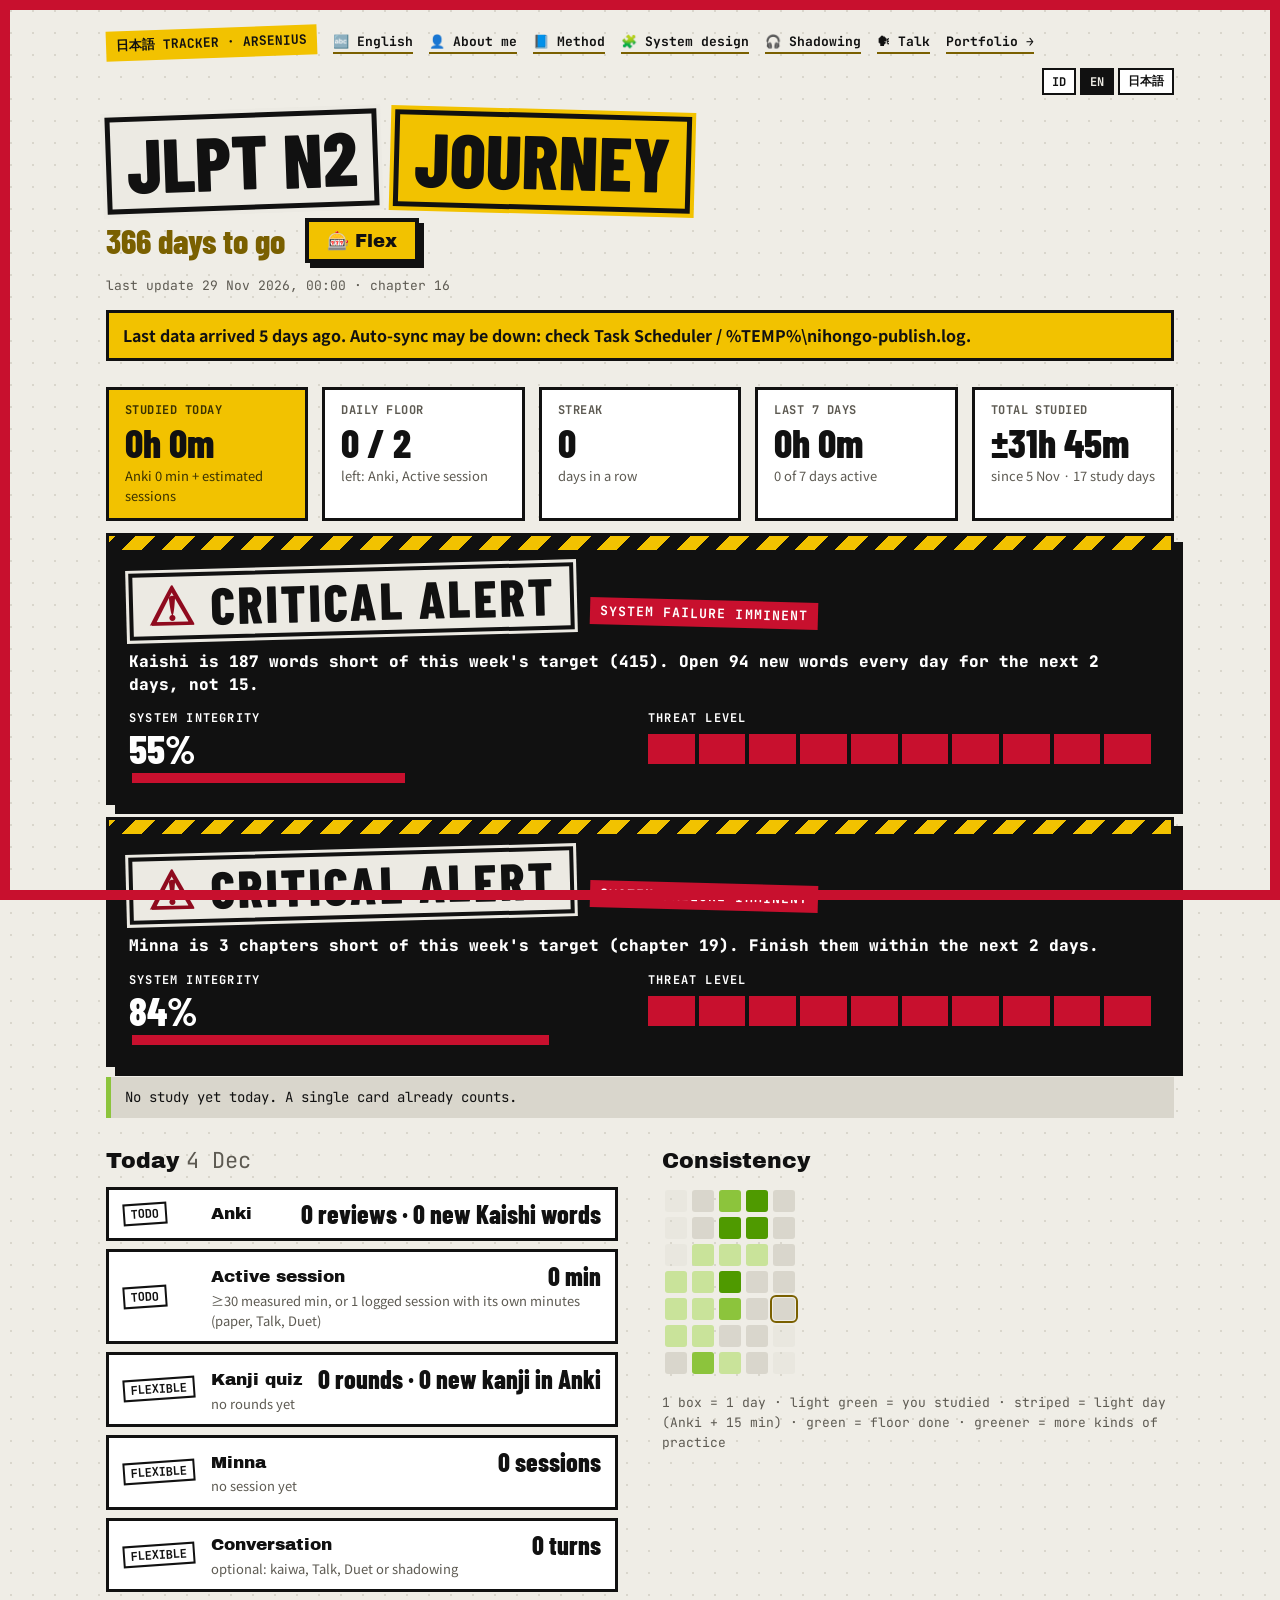
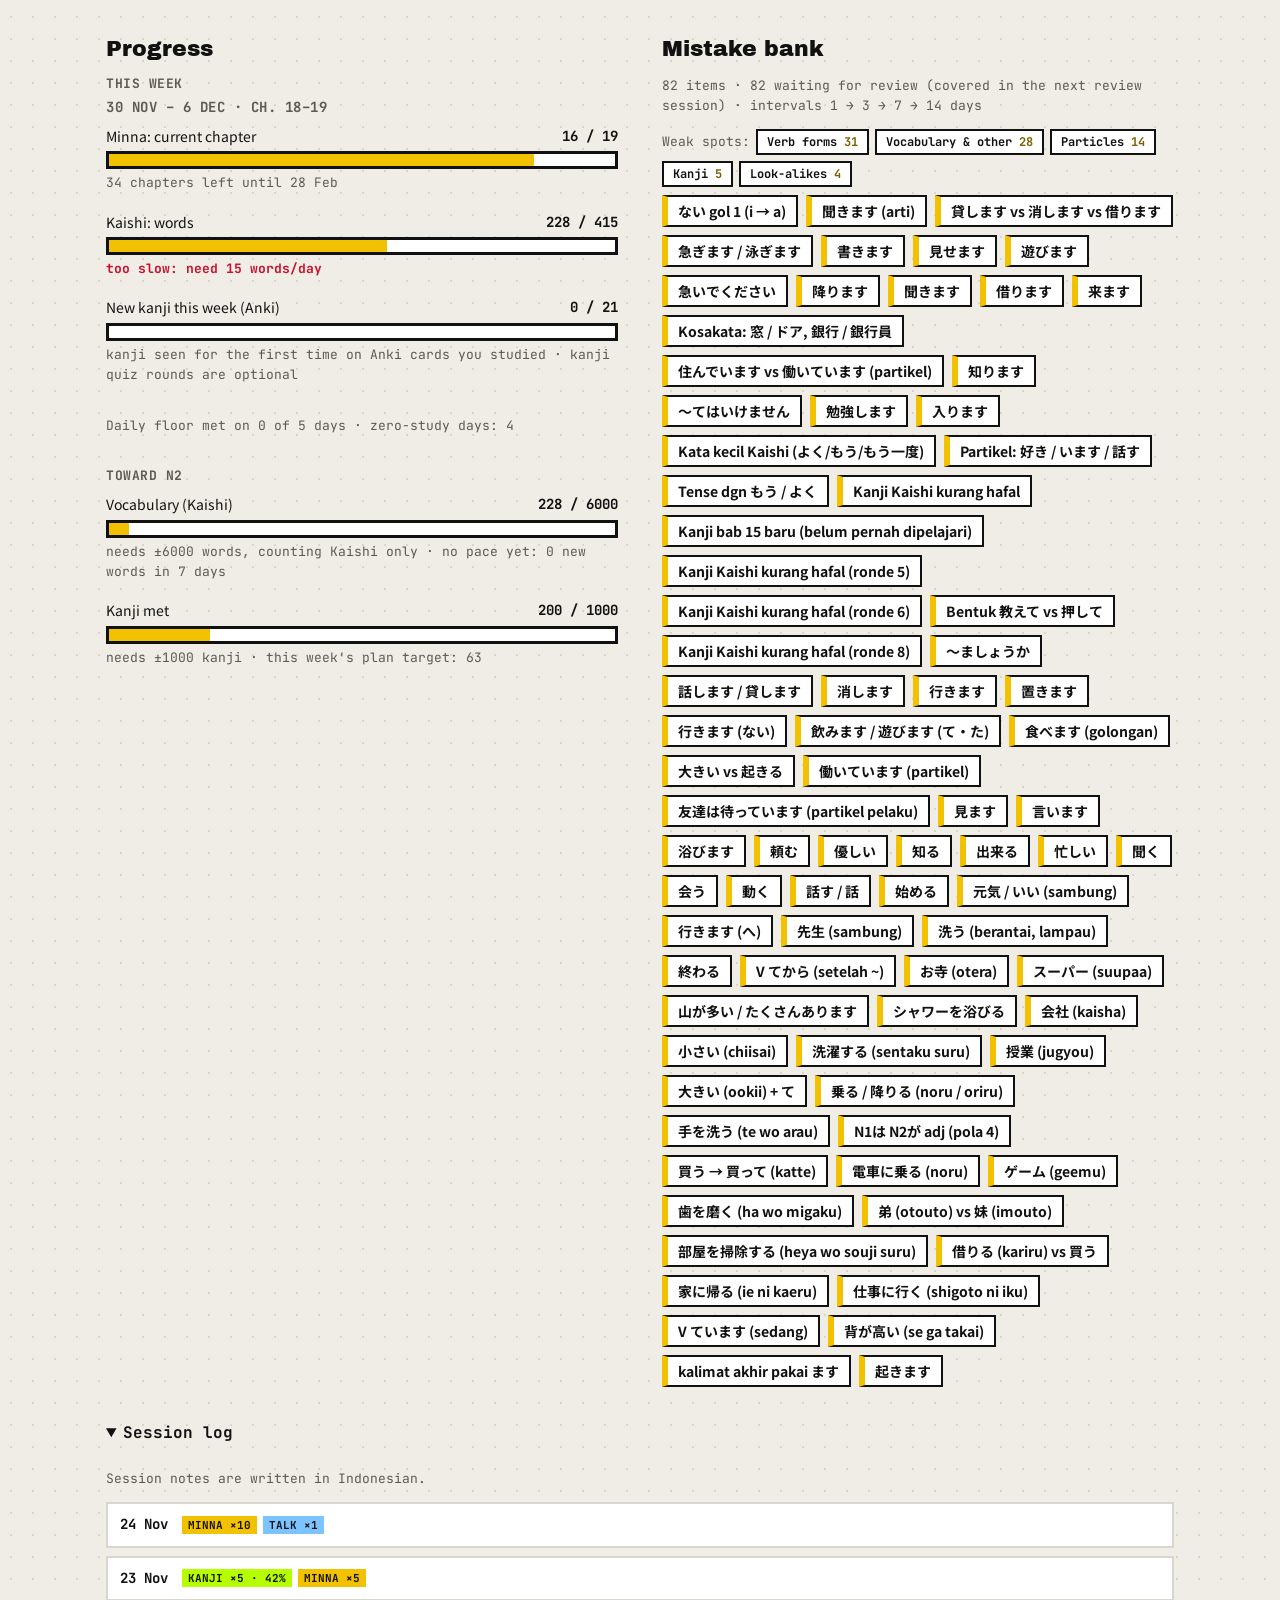
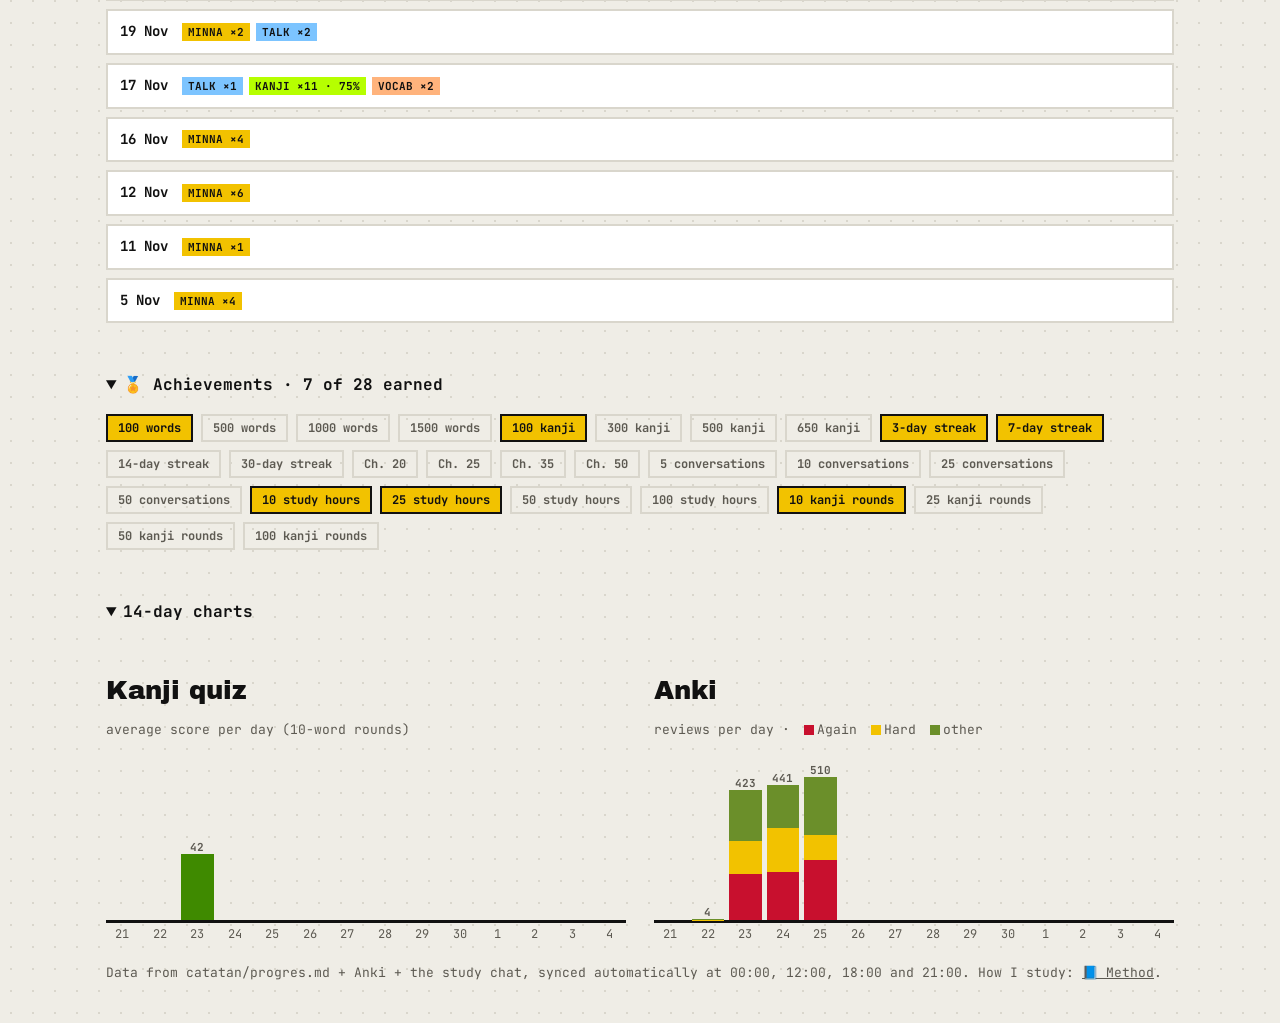
<file: index.html>
<!doctype html>
<html lang="id">
<head>
<meta charset="utf-8">
<meta name="viewport" content="width=device-width, initial-scale=1">
<title>日本語 Tracker · Arsenius</title>
<meta name="robots" content="noindex">
<meta name="theme-color" content="#17181c">
<link rel="manifest" href="manifest.webmanifest">
<link rel="apple-touch-icon" href="assets/img/icon-180.png">
<link rel="icon" href="data:image/svg+xml,<svg xmlns='http://www.w3.org/2000/svg' viewBox='0 0 32 32'><rect width='32' height='32' fill='%23F2C200'/><text x='16' y='24' font-size='20' text-anchor='middle' font-family='sans-serif' font-weight='900'>日</text></svg>">
<link rel="preconnect" href="https://fonts.googleapis.com">
<link rel="preconnect" href="https://fonts.gstatic.com" crossorigin>
<link href="https://fonts.googleapis.com/css2?family=Archivo+Black&family=Barlow+Condensed:wght@800&family=JetBrains+Mono:wght@400;700&family=Noto+Sans+JP:wght@400;700&display=swap" rel="stylesheet">
<link rel="stylesheet" href="assets/css/styles.css?v=d84e2744">
</head>
<body>
<header class="top">
  <nav class="nav mono"><span class="tag">日本語 TRACKER · ARSENIUS</span><a href="english.html" data-i="nav.english"></a><a href="about.html" data-i="nav.about"></a><a href="metode.html" data-i="nav.method"></a><a href="system.html" data-nav="system" data-i="nav.system"></a><a href="shadow.html" data-nav="shadow" data-i="nav.shadow"></a><a href="talk.html" data-nav="talk" data-i="nav.talk"></a><a href="https://arsenius-portfolio.vercel.app" target="_blank" rel="noopener" data-i="nav.portfolio"></a><span class="lang" id="lang"></span></nav>
  <h1><span class="plate" id="n3a">JLPT N2</span><span class="plate plate-y" id="n3b"></span></h1>
  <div class="hero-row"><p class="n3left" id="n3left"></p><button type="button" class="gacha" id="flexOpen" data-i="fx.open"></button></div>
  <p class="mono muted small" id="updated"></p>
  <div id="banner"></div>
</header>

<dialog class="fx-dlg" id="flexDlg">
  <div class="fx-head"><h2 data-i="h.flex"></h2><button type="button" class="x" id="flexClose" data-i="fx.close"></button></div>
  <p class="mono muted small" data-i="fx.desc"></p>
  <div class="flex">
    <div class="fx-stage"><canvas id="flexCanvas" width="1080" height="1920" aria-label="Story image preview"></canvas><div class="fx-cover" id="flexCover"><div class="cbar">CONSOLE<span>×</span></div><div class="cl"><p class="cmd">&gt; press GACHA_</p></div></div><span class="fx-rar mono" id="flexRar" aria-live="polite"></span></div>
    <div class="fx-ctrl">
      <div class="btns"><button type="button" class="gacha" id="flexStats" data-i="fx.stats"></button><button type="button" id="flexWeek" data-i="fx.week"></button><button type="button" id="flexStatus" data-i="fx.status"></button><button type="button" id="flexDash" data-i="fx.dash"></button><button type="button" id="flexTheme" data-i="fx.theme"></button></div>
      <button type="button" class="gacha" id="flexPull" data-i="fx.pull"></button>
      <p class="mono small muted" id="flexInfo"></p>
      <div class="fx-q"><label hidden><input type="checkbox" id="flexPhoto"> <span data-i="fx.photo"></span></label></div>
      <div class="fx-q"><label><input type="checkbox" id="flexQ" checked> <span data-i="fx.quote"></span></label><select id="flexQTag" aria-label="Quote"></select><button type="button" id="flexQNew" data-i="fx.quoteNew"></button></div>
      <div class="btns"><button type="button" id="flexShare" disabled data-i="fx.share"></button><button type="button" id="flexSave" disabled data-i="fx.save"></button></div>
    </div>
  </div>
</dialog>

<main>
  <button type="button" class="gacha" id="backToday" hidden data-i="view.back"></button>
  <div class="sum">
    <div class="tile hi"><span class="lb" id="sumLabel" data-i="sum.today"></span><b id="sumHours"></b><small id="sumHoursSub"></small></div>
    <div class="tile"><span class="lb" data-i="sum.missions"></span><b id="sumMissions"></b><small id="sumMissionsSub"></small></div>
    <div class="tile"><span class="lb" data-i="sum.streak"></span><b id="sumStreak"></b><small data-i="streak.days"></small></div>
    <div class="tile"><span class="lb" data-i="sum.week"></span><b id="sumWeek"></b><small id="sumWeekSub"></small></div>
    <div class="tile"><span class="lb" data-i="sum.total"></span><b id="sumTotal"></b><small id="sumTotalSub"></small></div>
  </div>
  <div id="alerts"></div>
  <p class="praise mono" id="praise"></p>

  <div class="dash">
    <section>
      <h2><span id="todayH" data-i="h.today"></span> <span class="mono muted" id="todayLabel"></span></h2>
      <div class="wajib" id="wajib"></div>
    </section>

    <section>
      <h2 data-i="h.consistency"></h2>
      <div class="heat" id="heat"></div>
      <p class="mono muted small" data-i="heat.legend"></p>
    </section>

    <section>
      <h2 data-i="h.progress"></h2>
      <h3 class="sub3"><span data-i="h.week"></span> <span class="mono muted" id="weekLabel"></span></h3>
      <div class="bars" id="week"></div>
      <h3 class="sub3" data-i="h.n3"></h3>
      <div class="bars" id="n3bars"></div>
    </section>

    <section>
      <h2 data-i="h.mistakes"></h2>
      <p class="mono muted small" id="mistakeSum"></p>
      <div class="weak" id="weak"></div>
      <div class="mistakes" id="mistakes"></div>
    </section>
  </div>

  <details class="charts" id="logBox" open><summary class="mono" data-i="h.log"></summary><p class="mono muted small" id="logNote"></p><div class="log" id="log"></div></details>

  <details class="charts" id="badges" open></details>

  <details class="charts" open><summary class="mono" data-i="charts"></summary>
    <section class="two">
      <div><h2 data-i="h.kanji"></h2><p class="mono muted small" data-i="kanji.sub"></p><div class="chart" id="kanjiChart"></div></div>
      <div><h2>Anki</h2><p class="mono muted small"><span data-i="anki.sub"></span> <i class="sw again"></i>Again <i class="sw hard"></i>Hard <i class="sw good"></i><span data-i="other"></span></p><div class="chart" id="ankiChart"></div></div>
    </section>
  </details>
</main>
<footer class="mono muted small"><span data-i="footer"></span> <a href="metode.html" data-i="nav.method"></a>.</footer>
<p class="tip mono small" id="tip" hidden></p>
<script src="assets/js/i18n.js?v=21baa262"></script>
<script src="assets/js/flex.js?v=6287a2b8"></script>
<script src="assets/js/app.js?v=0453181f"></script>
<script src="assets/js/pwa.js?v=f07ddea9"></script>
</body>
</html>
</file>
<file: assets/css/styles.css>
:root{--bg:#17181c;--card:#202227;--ink:#ECEAE3;--muted:#A9A69D;--line:#ECEAE3;--k:#111;--y:#F2C200;--lime:#B6FF00;--r:#FF5A5F;--dot:#2c2d33;
  --hi:#F2C200;--ok:#B6FF00;--h1:#5b6b1f;--h2:#87a812;--h3:#a6dc06;--h4:#B6FF00;color-scheme:dark}
@media (prefers-color-scheme:light){:root{--bg:#EFEDE6;--card:#fff;--ink:#111;--muted:#5d5a52;--line:#111;--dot:#d9d6cc;--r:#C8102E;
  --hi:#7a6000;--ok:#3f8a00;--h1:#c9e39a;--h2:#8cc43c;--h3:#4f9a00;--h4:#2f6b00;color-scheme:light}}
*{box-sizing:border-box}
body{margin:0;background:var(--bg) radial-gradient(var(--dot) 1.5px,transparent 1.5px) 0 0/22px 22px;color:var(--ink);font:16px/1.55 'Noto Sans JP',system-ui,sans-serif}
a{color:inherit}
.mono{font-family:'JetBrains Mono',monospace}.muted{color:var(--muted)}.small{font-size:13px}
main,.top,footer{width:min(100%,max(75vw,1100px),2200px);margin:0 auto;padding:0 16px}  /* 3/4 of the screen, never narrower than 1100px, capped on ultra-wide */
.top{padding-top:28px}
.nav{display:flex;flex-wrap:wrap;align-items:center;gap:10px 16px;font-size:13px;font-weight:700}
.nav a{text-decoration:none;border-bottom:2px solid var(--hi)}
.lang{display:flex;gap:4px;margin-left:auto}
.lang button{font:700 12px 'JetBrains Mono',monospace;background:var(--card);color:var(--ink);border:2px solid var(--line);padding:3px 8px;cursor:pointer}
.lang button[aria-pressed=true]{background:var(--ink);color:var(--bg)}
.tag{display:inline-block;background:var(--y);color:var(--k);font-weight:700;font-size:13px;padding:5px 10px;transform:rotate(-2deg)}
h1{margin:18px 0 8px;display:flex;flex-wrap:wrap;gap:12px 16px}
.plate{display:inline-block;font:800 clamp(36px,8vw,76px)/1 'Barlow Condensed',sans-serif;padding:4px 16px 7px;background:#ECEAE3;color:var(--k);border:5px solid var(--k);box-shadow:0 0 0 4px #ECEAE3;transform:rotate(-2deg)}
.plate-y{background:var(--y);box-shadow:0 0 0 4px var(--y);transform:rotate(1.5deg)}
h2{font:400 26px/1.2 'Archivo Black',sans-serif;margin:0 0 14px}
section{margin:40px 0}
.goals{display:flex;flex-wrap:wrap;gap:8px;margin-top:10px;font-size:13px}
.goals span{background:var(--card);border:2px solid var(--line);padding:3px 9px}.goals b{color:var(--hi)}
.banner{margin:14px 0 0;padding:10px 14px;background:var(--y);color:var(--k);font-weight:700;border:3px solid var(--k)}.banner.bad{background:var(--r);color:#fff}
.wajib{display:grid;gap:8px}
.w{background:var(--card);border:3px solid var(--line);padding:10px 14px;display:grid;grid-template-columns:76px minmax(0,1fr) auto;grid-template-areas:"st h n" "st p p";align-items:center;gap:0 12px}
@media (max-width:600px){.w{grid-template-columns:76px minmax(0,1fr);grid-template-areas:"st h" "st n" "st p"}}
.w.done{background:var(--lime);color:var(--k);border-color:var(--lime)}
.w h3{grid-area:h;margin:0;font:400 17px 'Archivo Black',sans-serif}
.w .n{grid-area:n;font:800 26px/1.1 'Barlow Condensed',sans-serif}
.w .st{grid-area:st;justify-self:start;font:700 12px 'JetBrains Mono',monospace;border:2px solid currentColor;padding:1px 6px;transform:rotate(-4deg)}
.w .st.seal{border:0;padding:0;width:54px;height:56px;margin:-6px 0;transform:rotate(-8deg);animation:stamp .35s cubic-bezier(.3,1.6,.5,1) both}
.seal svg{display:block;width:100%;height:100%;overflow:visible}
@keyframes stamp{from{transform:rotate(-8deg) scale(1.7);opacity:0}to{transform:rotate(-8deg) scale(1);opacity:1}}
@media (prefers-reduced-motion:reduce){.w .st.seal{animation:none}}
.w p{grid-area:p;margin:0;font-size:13px;color:var(--muted)}.w.done p{color:#2a3a00}
.heat{display:grid;grid-auto-flow:column;grid-template-rows:repeat(7,22px);grid-auto-columns:22px;gap:5px;overflow-x:auto;padding:3px 3px 6px}
.heat i{border-radius:3px;background:var(--dot)}
.heat i[data-n="1"]{background:var(--h1)}.heat i[data-n="2"]{background:var(--h2)}.heat i[data-n="3"]{background:var(--h3)}.heat i[data-n="4"]{background:var(--h4)}
.praise{margin:10px 0 0;padding:10px 14px;border-left:5px solid var(--h2);background:var(--dot);font-size:14px}.praise:empty{display:none}
.heat i.today{outline:2px solid var(--hi);outline-offset:1px}.heat i{cursor:pointer}.heat i.sel{outline:2px solid var(--ink);outline-offset:1px}
#backToday{margin-top:18px}
.bars{display:grid;gap:18px}
.bar .lbl{display:flex;justify-content:space-between;gap:10px;font-size:14px}
.bar .lbl b{font-family:'JetBrains Mono',monospace}
.bar .track{height:18px;border:3px solid var(--line);background:var(--card);margin-top:4px}
.bar .fill{height:100%;background:var(--y)}.bar.ok .fill{background:var(--ok)}
.bar p{margin:4px 0 0}.on{color:var(--ok);font-weight:700}.late{color:var(--r);font-weight:700}
details{margin-top:14px}summary{cursor:pointer}
table{border-collapse:collapse;width:100%;margin-top:8px}
td,th{padding:5px 8px;border-bottom:1px solid var(--dot);text-align:left}tr.cur td{color:var(--hi);font-weight:700}
.two{display:grid;grid-template-columns:1fr 1fr;gap:28px}
.chart{display:flex;align-items:flex-end;gap:5px;height:170px;border-bottom:3px solid var(--line);padding-top:10px}
.chart .col{flex:1;display:flex;flex-direction:column;justify-content:flex-end;height:100%;min-width:0;max-width:60px;position:relative}
.chart .col span{display:block}
.chart .col em{position:absolute;bottom:-22px;left:50%;transform:translateX(-50%);font:400 12px 'JetBrains Mono',monospace;color:var(--muted);font-style:normal;white-space:nowrap}
.chart .col b{font:700 11px 'JetBrains Mono',monospace;text-align:center;color:var(--muted)}
.chart + *{margin-top:26px}
.sw{display:inline-block;width:10px;height:10px;margin:0 3px 0 6px;vertical-align:-1px}
.again{background:var(--r)}.hard{background:var(--y)}.good{background:#6b8f2a}.kj{background:var(--ok)}
.mcs{display:flex;flex-wrap:wrap;gap:8px}
.mc{font:700 14px 'Noto Sans JP',sans-serif;background:var(--card);color:var(--ink);border:2px solid var(--line);border-left:6px solid var(--y);padding:4px 10px;cursor:pointer}
.mc.later{border-left-color:var(--dot);opacity:.8}.mc[aria-pressed=true]{background:var(--ink);color:var(--bg)}
.mdet{flex-basis:100%;margin:4px 0;background:var(--card);border:3px solid var(--line);padding:10px 14px}.mdet p{margin:6px 0 0;font-size:14px}
.m{background:var(--card);border:3px solid var(--line);border-left-width:10px;padding:10px 14px}
.m.due{border-left-color:var(--y)}.m.later{opacity:.75}
.m summary{display:flex;justify-content:space-between;gap:10px;font-weight:700;list-style:none}
.m summary::-webkit-details-marker{display:none}
.m summary small{font:400 12px 'JetBrains Mono',monospace;color:var(--muted);white-space:nowrap}
.m p{margin:6px 0 0;font-size:14px}.m p b{font-family:'JetBrains Mono',monospace;font-size:12px}
.log{display:grid;gap:8px}
.day{margin:0;background:var(--card);border:2px solid var(--dot)}
.day summary{display:flex;flex-wrap:wrap;align-items:center;gap:8px 14px;padding:10px 12px;font-size:14px;font-weight:700}
.day[open] summary{border-bottom:2px solid var(--dot)}
.chips{display:flex;flex-wrap:wrap;gap:6px}
.k{font:700 11px 'JetBrains Mono',monospace;text-transform:uppercase;padding:2px 6px;color:var(--k);background:var(--dot)}
.s{display:grid;grid-template-columns:6px 1fr;gap:10px;padding:8px 12px;font-size:14px}
.s+.s{border-top:1px solid var(--dot)}
.s .k{padding:0;align-self:stretch}
.s{cursor:pointer}.s p{display:-webkit-box;-webkit-line-clamp:1;-webkit-box-orient:vertical;overflow:hidden}.s.full p{display:block}
.k.kanji{background:var(--lime)}.k.minna{background:var(--y)}.k.kaiwa{background:#7cc4ff}.k.kosakata{background:#ffb37c}.k.bonus{background:#d9b8ff}
.s .sc{font:700 13px 'JetBrains Mono',monospace}
.s p{margin:2px 0 0;color:var(--muted);font-size:13px}
.months{display:grid;grid-template-columns:repeat(auto-fit,minmax(180px,1fr));gap:12px}
.mo{background:var(--card);border:3px solid var(--line);padding:12px}.mo b{font:800 28px/1 'Barlow Condensed',sans-serif;display:block}
footer{padding-bottom:40px}
.tip{position:fixed;left:50%;bottom:16px;transform:translateX(-50%);margin:0;background:var(--ink);color:var(--bg);padding:8px 14px;max-width:calc(100% - 32px);z-index:5}
/* flex */
.flex{display:flex;flex-wrap:wrap;gap:24px;align-items:flex-start}
.fx-stage{position:relative;width:min(300px,100%);perspective:900px}
#flexCanvas{display:block;width:100%;height:auto;border:3px solid var(--line)}
.fx-cover{position:absolute;inset:0;display:flex;flex-direction:column;background:#1e1e1e;border:3px solid var(--line);font:400 12px/1.5 'JetBrains Mono',monospace;color:#e6e6e6;text-align:left}
.cbar{display:flex;justify-content:space-between;background:#2c2c2c;padding:5px 9px;font:700 13px 'JetBrains Mono',monospace;letter-spacing:.12em;color:#fff}.cbar span{color:#999}
.cl{flex:1;overflow:auto;padding:8px 9px}.cl p{margin:0 0 3px;word-break:break-word}
.cl .cmd{color:#bdbdbd}.cl .dim{color:#e8d44d}.cl .spin{color:#e8d44d}.cl .res{font-weight:700;font-size:15px;margin-top:6px}
.fx-rar{position:absolute;top:-12px;left:-10px;padding:3px 10px;font-weight:700;font-size:13px;transform:rotate(-4deg);color:#111}
.fx-rar[data-r=common]{background:#cfcfcf}.fx-rar[data-r=rare]{background:#7cc4ff}.fx-rar[data-r=epic]{background:#d9b8ff}.fx-rar[data-r=legendary]{background:linear-gradient(90deg,#FFE7A3,#E8B931,#FFE7A3)}
.fx-ctrl{flex:1;min-width:240px}
.gacha{font:400 26px 'Archivo Black',sans-serif;background:var(--y);color:var(--k);border:4px solid var(--k);box-shadow:5px 5px 0 var(--line);padding:12px 24px;cursor:pointer}
.gacha:active{transform:translate(3px,3px);box-shadow:2px 2px 0 var(--line)}
.fx-q{display:flex;flex-wrap:wrap;align-items:center;gap:8px 14px;margin-top:14px;font:700 13px 'JetBrains Mono',monospace}
.fx-q[hidden]{display:none}.fx-q select{font:inherit;background:var(--card);color:var(--ink);border:3px solid var(--line);padding:5px 6px;max-width:100%}
.weak{display:flex;flex-wrap:wrap;align-items:center;gap:6px;margin:8px 0}.weak .wc{font:700 12px 'JetBrains Mono',monospace;border:2px solid var(--line);background:var(--card);padding:3px 9px}.weak .wc b{color:var(--hi)}
.bgs{display:flex;flex-wrap:wrap;gap:8px;margin:6px 0 10px}.bg{font:700 12px 'JetBrains Mono',monospace;border:2px solid var(--dot);color:var(--muted);padding:4px 10px}
.bg.on{background:var(--y);color:var(--k);border-color:var(--k)}.fx-q label{display:flex;gap:6px;align-items:center;cursor:pointer}
.fx-q button{font:inherit;background:var(--card);color:var(--ink);border:3px solid var(--line);padding:6px 10px;cursor:pointer}.fx-q button:disabled{opacity:.45;cursor:default}
.btns{display:flex;flex-wrap:wrap;gap:8px;margin-top:14px}
.btns button{font:700 13px 'JetBrains Mono',monospace;background:var(--card);color:var(--ink);border:3px solid var(--line);padding:8px 12px;cursor:pointer}
.btns button:disabled{opacity:.45;cursor:default}
@media (max-width:700px){.two{grid-template-columns:1fr}}
/* about + metode pages */
.info{max-width:760px;margin:0 auto;padding:10px 16px 60px}
.info h1{display:block;font:400 34px/1.15 'Archivo Black','Noto Sans JP',sans-serif;margin:8px 0 18px;padding-bottom:10px;border-bottom:4px solid var(--line)}
.info h2{font-size:22px;margin:28px 0 10px}
.facts{display:grid;gap:0;margin:18px 0;border:3px solid var(--line);background:var(--card)}
.facts div{display:grid;grid-template-columns:40% 1fr;gap:10px;padding:8px 12px;border-top:1px solid var(--dot)}.facts div:first-child{border-top:0}
.facts dt{color:var(--muted);font-size:14px}.facts dd{margin:0;font-weight:700}
.wt{border:3px solid var(--line);background:var(--card);margin:10px 0 18px}.wt th{background:var(--ink);color:var(--bg);font-size:13px}.wt td{font-size:14px;vertical-align:top}
.cta{display:inline-block;background:var(--y);color:var(--k);font-weight:700;text-decoration:none;padding:10px 16px;border:3px solid var(--k);box-shadow:4px 4px 0 var(--line)}
.nav a[aria-current]{background:var(--y);color:var(--k)}
@media (max-width:600px){.info h1{font-size:26px}}
/* simplified header + flex popup */
.hero-row{display:flex;flex-wrap:wrap;align-items:center;gap:12px 20px;margin:6px 0 4px}
.n3left{margin:0;font:800 34px/1 'Barlow Condensed',sans-serif;color:var(--hi)}
.hero-row .gacha{font-size:18px;padding:8px 18px}
.fx-dlg{width:min(760px,calc(100% - 24px));max-height:calc(100% - 24px);background:var(--bg);color:var(--ink);border:4px solid var(--line);padding:16px 18px}
.fx-dlg::backdrop{background:rgba(0,0,0,.6)}
.fx-head{display:flex;justify-content:space-between;align-items:center;gap:10px}.fx-head h2{margin:0}
.fx-head .x{font:700 13px 'JetBrains Mono',monospace;background:var(--card);color:var(--ink);border:3px solid var(--line);padding:6px 12px;cursor:pointer}
.fx-dlg .fx-stage{width:min(260px,100%)}
.charts{margin:10px 0 40px}.charts>summary{font-weight:700;padding:10px 0}
.lead{font-size:18px}
.steps{display:grid;gap:12px;margin:18px 0}
.step{display:grid;grid-template-columns:52px 1fr;gap:14px;background:var(--card);border:3px solid var(--line);padding:12px 14px}
.step .no{font:800 44px/1 'Barlow Condensed',sans-serif;background:var(--y);color:var(--k);display:grid;place-items:center;height:52px}
.step h3{margin:0;font:400 20px 'Archivo Black','Noto Sans JP',sans-serif}.step p{margin:4px 0 0}.step .mono{color:var(--hi);font-weight:700}
#weekLabel{display:block;font-size:14px;margin-top:6px}
.fx-cover[hidden]{display:none}
.fx-dlg .fx-ctrl{min-width:min(240px,100%)}
/* summary strip + dashboard grid */
.sum{display:grid;grid-template-columns:repeat(auto-fit,minmax(150px,1fr));gap:14px;margin:26px 0 6px}
@media (max-width:600px){.sum .tile:last-child:nth-child(odd){grid-column:1/-1}}
.tile{background:var(--card);border:3px solid var(--line);padding:12px 16px;min-width:0}
.tile .lb{display:block;font:700 12px 'JetBrains Mono',monospace;color:var(--muted);text-transform:uppercase;letter-spacing:.04em}
.tile b{display:block;font:800 40px/1.1 'Barlow Condensed',sans-serif;margin:2px 0}
.tile small{display:block;color:var(--muted);font-size:13px}
.tile.hi{background:var(--y);border-color:var(--k);color:var(--k)}.tile.hi .lb,.tile.hi small{color:#3b3200}
.dash{display:grid;grid-template-columns:repeat(2,minmax(0,1fr));gap:0 44px}
.dash section{margin:30px 0 14px;min-width:0}
.dash h2{font-size:22px;margin-bottom:12px}
.sub3{font:700 13px 'JetBrains Mono',monospace;color:var(--muted);text-transform:uppercase;letter-spacing:.04em;margin:18px 0 10px}.sub3:first-of-type{margin-top:0}
@media (max-width:860px){.dash{grid-template-columns:minmax(0,1fr)}}
/* Alerts: one card shape for every level, escalating by colour (site palette: yellow -> coral -> deep red -> black) and size */
:root{--rd:#D1202F;--onr:#111}
@media (prefers-color-scheme:light){:root{--rd:#8F0A1E;--onr:#fff}}
.alert{--sh:4px;--ps:30px;position:relative;overflow:hidden;margin:12px 0 0;padding:16px 20px;background:var(--y);color:var(--k);border:3px solid var(--line);box-shadow:var(--sh) var(--sh) 0 var(--line)}
.alert.lv1{--sh:5px;--ps:36px;background:var(--r);color:var(--onr);animation:pulse 2.4s ease-in-out infinite}
.alert.lv2{--sh:7px;--ps:44px;background:var(--rd);color:#fff;animation:pulse 1.6s ease-in-out infinite}
.alert.lv3{--sh:9px;--ps:52px;background:var(--k);color:#fff;padding-top:30px;animation:pulse 1.2s ease-in-out infinite,shake 3s linear infinite}
.alert.lv3::after{content:"";position:absolute;left:0;right:0;top:0;height:14px;background:repeating-linear-gradient(-45deg,var(--y) 0 14px,var(--k) 14px 28px)}
@keyframes pulse{50%{box-shadow:var(--sh) var(--sh) 0 var(--line),0 0 0 6px rgba(209,32,47,.5)}}
.alert .ct{display:inline-block;margin:2px 0 10px;padding:2px 14px 5px;background:#ECEAE3;color:var(--k);border:4px solid var(--k);box-shadow:0 0 0 3px #ECEAE3;transform:rotate(-1.5deg);font:800 var(--ps)/1 'Barlow Condensed',sans-serif;letter-spacing:.06em}
.alert .ct::before{content:"⚠ ";color:var(--rd)}
.alert.lv3 .ct{animation:flick 1.1s steps(1,end) infinite}
.alert .cs{display:inline-block;margin:0 0 8px 16px;padding:5px 10px;background:var(--k);color:var(--y);font:700 13px 'JetBrains Mono',monospace;letter-spacing:.08em;transform:rotate(1.5deg);vertical-align:middle}
.alert.lv1 .cs,.alert.lv2 .cs{background:var(--y);color:var(--k)}.alert.lv3 .cs{background:var(--r);color:var(--onr)}
.alert .cm{margin:6px 0 0;font:800 16px/1.4 'JetBrains Mono',monospace}
.alert .cstat{display:grid;grid-template-columns:1fr 1fr;gap:16px;margin-top:14px}
.alert .cstat small{display:block;font:700 12px 'JetBrains Mono',monospace;letter-spacing:.1em}
.alert .cstat b{display:block;font:800 40px/1.1 'Barlow Condensed',sans-serif}
.alert .ib{display:block;height:16px;background:var(--k);border:3px solid var(--k)}.alert .ib u{display:block;height:100%;background:var(--y)}
.alert .tl{display:flex;gap:4px;margin-top:8px}.alert .tl u{flex:1;height:30px;border:3px solid var(--k);background:rgba(17,17,17,.3)}.alert .tl u.on{background:var(--y)}
.alert.lv3 .ib u{background:var(--r)}.alert.lv3 .tl u{border-color:var(--r);background:rgba(255,255,255,.12)}.alert.lv3 .tl u.on{background:var(--r)}
@keyframes flick{0%,86%,100%{opacity:1}88%{opacity:.35}92%{opacity:1}95%{opacity:.5}}
@keyframes shake{0%,90%,100%{transform:none}92%{transform:translate(-3px,1px)}94%{transform:translate(3px,-1px)}96%{transform:translate(-2px,-1px)}98%{transform:translate(2px,1px)}}
body.danger::after{content:"";position:fixed;inset:0;pointer-events:none;z-index:50;border:10px solid var(--r);animation:frame 1s steps(1,end) infinite}@keyframes frame{50%{border-color:transparent}}
@media (prefers-reduced-motion:reduce){.alert,.alert.lv3 .ct,body.danger::after{animation:none!important}}
/* System design page */
.sys{padding-bottom:60px}
.sys h1{display:block;font:400 34px/1.15 'Archivo Black','Noto Sans JP',sans-serif;margin:8px 0 18px;padding-bottom:10px;border-bottom:4px solid var(--line)}
.sys h2{font-size:22px;margin:28px 0 10px}
.sys-bar{display:flex;flex-wrap:wrap;gap:14px 24px;align-items:center;margin:16px 0}
.sys-sw{display:flex;border:3px solid var(--line);background:var(--card)}
.sys-sw button{font:800 16px 'Barlow Condensed','Noto Sans JP',sans-serif;background:transparent;color:var(--ink);border:0;padding:8px 18px;cursor:pointer;text-align:left}
.sys-sw button small{display:block;font:400 11px 'JetBrains Mono',monospace;color:var(--muted)}
.sys-sw button[aria-pressed=true]{background:var(--y);color:var(--k)}.sys-sw button[aria-pressed=true] small{color:#3b3200}
.sys-lg{display:flex;flex-wrap:wrap;gap:6px 14px;font-size:12px;align-items:center}
.sys-bd{display:inline-block;font:700 10px 'JetBrains Mono',monospace;letter-spacing:.06em;padding:1px 6px;border:2px solid var(--muted);color:var(--muted);font-style:normal}
.sys-bd.mod{border-color:var(--hi);color:var(--hi)}.sys-bd.new{border-color:var(--ok);color:var(--ok)}.sys-bd.gone{border-style:dashed}
.sys-map{position:relative;display:grid;grid-template-columns:repeat(6,minmax(0,1fr));grid-template-rows:repeat(3,auto);gap:46px 34px;padding:18px;border:3px solid var(--line);background:var(--card)}
.sys-map svg{position:absolute;left:0;top:0;pointer-events:none;overflow:visible}
.sys-n{position:relative;z-index:1;grid-column:var(--c);grid-row:var(--r);display:flex;flex-direction:column;gap:6px;align-items:flex-start;justify-content:center;min-height:68px;padding:8px 10px;background:var(--bg);color:var(--ink);border:3px solid var(--muted);font:700 13px/1.25 'JetBrains Mono',monospace;text-align:left;cursor:pointer;overflow-wrap:anywhere}
.sys-n:hover{border-color:var(--ink)}
.sys-n.k-mod{border-color:var(--hi)}.sys-n.k-new{border-color:var(--ok);box-shadow:0 0 0 2px color-mix(in srgb,var(--ok) 30%,transparent)}
.sys-n.k-gone{border-style:dashed;opacity:.55}
.sys-n.on{border-color:var(--ok);box-shadow:0 0 0 4px var(--ok)}.sys-n.dim{opacity:.3}
.sys-n.sel{outline:3px solid var(--ink);outline-offset:3px}
.sys-n:disabled{cursor:default}
.sys-e{stroke:var(--muted);stroke-width:2;fill:none}
.sys-e.new{stroke:var(--ok);stroke-width:2.5;stroke-dasharray:8 6;animation:sysdash 1s linear infinite}
.sys-e.on{stroke-width:4.5}.sys-e.dim{opacity:.15}
@keyframes sysdash{to{stroke-dashoffset:-14}}
.sys-hint{margin:8px 0 0}
.sys-cols{display:grid;grid-template-columns:repeat(2,minmax(0,1fr));gap:18px;margin:18px 0}
.sys-card{background:var(--card);border:3px solid var(--line);padding:4px 16px 16px;min-width:0}
.sys-card h2{margin-top:12px}.sys-card h3{margin:6px 0;font:400 19px 'Archivo Black','Noto Sans JP',sans-serif}
.sys-no{color:var(--hi);font-weight:700;margin:6px 0 0}
.sys-ctl{display:flex;flex-wrap:wrap;gap:8px;margin-top:12px}
.sys-ctl button{font:700 13px 'JetBrains Mono',monospace;background:var(--bg);color:var(--ink);border:3px solid var(--line);padding:6px 12px;cursor:pointer}
.sys-ctl button.go{background:var(--y);color:var(--k);border-color:var(--k)}.sys-ctl button:disabled{opacity:.4;cursor:default}
.sys-dl{margin:8px 0 0}.sys-dl dt{font:700 11px 'JetBrains Mono',monospace;letter-spacing:.08em;text-transform:uppercase;color:var(--muted);margin-top:10px}.sys-dl dd{margin:2px 0 0}
.sys-t td{padding:8px 10px}
@media (max-width:860px){.sys-map{grid-template-columns:repeat(2,minmax(0,1fr));gap:14px}.sys-n{grid-column:auto;grid-row:auto}.sys-map svg{display:none}.sys-cols{grid-template-columns:minmax(0,1fr)}}
@media (max-width:600px){.sys h1{font-size:26px}}
.pt-tabs{display:flex;flex-wrap:wrap;margin:8px 0 14px}
.pt-tabs button{font:700 14px 'JetBrains Mono','Noto Sans JP',monospace;background:var(--card);color:var(--ink);border:3px solid var(--line);padding:8px 14px;cursor:pointer;min-height:44px}
.pt-tabs button+button{margin-left:-3px}.pt-tabs button[aria-selected=true]{background:var(--y);color:var(--k)}
.pt-walk{display:grid;grid-template-columns:repeat(2,minmax(0,1fr));border:3px solid var(--line);background:var(--card);margin-bottom:26px}
.pt-step,.pt-why{padding:6px 16px 12px;min-height:9em}.pt-why{border-left:3px solid var(--line)}
.pt-step h3,.pt-why h3{margin:2px 0 4px;font:400 18px 'Archivo Black','Noto Sans JP',sans-serif}.pt-step p,.pt-why p{margin:0;font-size:14px}
.pt-walk .pt-no{color:var(--hi);font-weight:700;margin:6px 0 2px;font-size:12px}
.pt-ctl{grid-column:1/-1;display:flex;flex-wrap:wrap;gap:8px;align-items:center;padding:10px 16px;border-top:3px solid var(--line)}
.pt-ctl button{font:700 13px 'JetBrains Mono',monospace;background:var(--bg);color:var(--ink);border:3px solid var(--line);padding:5px 10px;cursor:pointer;min-height:36px}
.pt-ctl .go{background:var(--y);color:var(--k)}.pt-ctl button:disabled{opacity:.4;cursor:default}
.pt-ctl span{flex:1;min-width:180px}
.pt-steps{grid-column:1/-1;display:flex;flex-wrap:wrap;gap:6px;list-style:none;margin:0;padding:0 16px 14px}
.pt-steps button{position:relative;overflow:hidden;display:flex;align-items:center;gap:7px;min-height:36px;padding:5px 10px 5px 5px;background:var(--bg);color:var(--ink);border:2px solid var(--line);font:700 12px 'JetBrains Mono','Noto Sans JP',monospace;text-align:left;cursor:pointer}
.pt-steps b{display:grid;place-items:center;min-width:22px;height:22px;background:var(--ink);color:var(--bg);font-size:11px}
.pt-steps button:hover{border-color:var(--hi)}.pt-steps button[aria-current=true]{background:var(--y);color:var(--k);border-color:var(--k)}.pt-steps button[aria-current=true] b{background:var(--k);color:var(--y)}
.pt-steps.run button[aria-current=true]::after{content:"";position:absolute;left:0;bottom:0;height:3px;background:var(--k);animation:ptfill 4.5s linear forwards}
@keyframes ptfill{from{width:0}to{width:100%}}
.pt-d{position:relative;display:grid;grid-template-columns:var(--cols);grid-template-areas:var(--areas);gap:52px 70px;padding:26px 22px 22px;background:var(--card);border:3px solid var(--line);margin-bottom:10px}
.pt-d.framed{border-style:dashed;padding-top:34px}
.pt-fl{position:absolute;top:-14px;left:50%;transform:translateX(-50%);background:var(--ink);color:var(--bg);padding:3px 12px;font-size:12px;font-weight:700;white-space:nowrap}
.pt-svg{position:absolute;left:0;top:0;pointer-events:none;overflow:visible;z-index:0}
.pt-z{position:relative;display:flex;align-items:stretch;min-width:0;margin:0;border:2px dashed var(--zc);padding:24px 12px 14px}
.pt-zl{position:absolute;top:-12px;left:10px;margin:0;max-width:calc(100% - 20px);overflow:hidden;text-overflow:ellipsis;white-space:nowrap;background:var(--zc);color:#111;border:2px solid #111;padding:1px 8px;font-size:11px;font-weight:700}
.pt-zg{display:grid;grid-template-columns:repeat(var(--zn),minmax(0,1fr));align-content:space-evenly;align-items:center;gap:40px 84px;width:100%}
.pt-n{position:relative;z-index:1;display:flex;gap:10px;align-items:center;min-width:0;text-align:left;background:var(--bg);color:var(--ink);border:2px solid var(--line);box-shadow:3px 3px 0 var(--zc);padding:8px 10px;cursor:pointer;transition:opacity .25s,box-shadow .25s}
.pt-i{flex:none;display:grid;place-items:center;width:34px;height:34px;background:var(--zc);border:2px solid #111}
.pt-i svg{width:20px;height:20px;fill:none;stroke:#111;stroke-width:2;stroke-linecap:round;stroke-linejoin:round}
.pt-t{min-width:0}.pt-t b{display:block;font:700 13px/1.2 'JetBrains Mono','Noto Sans JP',monospace;overflow-wrap:anywhere}
.pt-t small{display:block;margin-top:2px;font-size:11px;line-height:1.3;color:var(--muted)}
.pt-n:hover,.pt-n:focus-visible{outline:3px solid var(--ink);outline-offset:2px}
.pt-n[aria-pressed=true]{outline:3px dashed var(--hi);outline-offset:3px}
.pt-n.on{border-color:var(--hi);box-shadow:0 0 0 4px var(--hi)}.pt-n.dim{opacity:.28}
.pt-e{fill:none;stroke:var(--muted);stroke-width:2;stroke-dasharray:7 6;animation:ptflow .9s linear infinite;transition:opacity .25s}
.pt-e.on{stroke:var(--hi);stroke-width:3}.pt-e.dim{opacity:.15}
@keyframes ptflow{to{stroke-dashoffset:-13}}
.pt-ls{position:absolute;inset:0;pointer-events:none;z-index:2}
.pt-l{position:absolute;transform:translate(-50%,-50%);background:var(--card);color:var(--muted);border:1px solid var(--dot);padding:0 6px;font-size:11px;white-space:nowrap}
.pt-l.on{background:var(--hi);color:var(--bg);border-color:var(--hi);font-weight:700}.pt-l.dim{opacity:.2}
@media (max-width:900px){.pt-d{grid-template-columns:minmax(0,1fr);grid-template-areas:none;gap:44px;padding:26px 14px 16px}.pt-z{grid-area:auto!important}
  .pt-walk{grid-template-columns:minmax(0,1fr)}.pt-why{border-left:0;border-top:3px solid var(--line)}.pt-step,.pt-why{min-height:0}.pt-ls{display:none}
  .pt-z{padding-right:40px}.pt-zg{grid-template-columns:minmax(0,1fr);gap:14px}}
.pt-mob{margin-top:6px!important}@media (min-width:901px){.pt-mob{display:none}}
@media (prefers-reduced-motion:reduce){.sys-e.new{animation:none}.pt-e{animation-duration:1.5s}}
/* Shadowing page */
.sh{max-width:860px;margin:0 auto;padding:10px 16px 60px}
.sh h1{font:900 44px/1 'Archivo Black',sans-serif;margin:18px 0 8px}
.sh-lead{color:var(--muted);margin:0 0 14px}
.sh-empty{border:3px solid var(--line);background:var(--card);padding:14px;margin:0}
.sh-pick{display:flex;flex-wrap:wrap;gap:8px;margin-bottom:14px}
.sh-pick button{text-align:left;font:700 14px/1.3 'Noto Sans JP',sans-serif;background:var(--card);color:var(--ink);border:3px solid var(--line);padding:8px 12px;cursor:pointer;max-width:100%}
.sh-pick button small{display:block;font-size:11px;color:var(--muted);font-weight:400}
.sh-pick button[aria-pressed=true]{background:var(--y);color:var(--k)}.sh-pick button[aria-pressed=true] small{color:#3b3200}
.sh-top{position:sticky;top:0;z-index:3;background:var(--bg);padding:6px 0 0;border-bottom:3px solid var(--line);margin-bottom:10px}  /* player + buttons stay in reach at any line */
.sh-vid iframe,.sh-vid #shPlayer{display:block;width:100%;aspect-ratio:16/9;height:auto;max-height:34vh;border:3px solid var(--line);background:#000}
.sh-bar{display:flex;flex-wrap:wrap;gap:6px;margin:8px 0}
.sh-top .sh-meta{margin:0 0 6px}.sh-top .sh-logbtn{margin-bottom:8px}
.sh-bar button,.sh-rates button{font:700 13px 'JetBrains Mono',monospace;background:var(--bg);color:var(--ink);border:3px solid var(--line);padding:6px 12px;cursor:pointer}
.sh-bar button[aria-pressed=true],.sh-rates button[aria-pressed=true]{background:var(--y);color:var(--k)}
.sh-rates{display:flex}.sh-rates button+button{margin-left:-3px}
.sh-meta{font-size:12px;color:var(--muted);margin:4px 0 10px}
.sh-list{list-style:none;margin:0;padding:0}
.sh-list li{display:flex;align-items:stretch;border:3px solid var(--line);background:var(--card);margin-bottom:6px}
.sh-list li.on{background:var(--y);color:var(--k)}
.sh-ln{flex:1;display:flex;gap:12px;align-items:baseline;text-align:left;font:400 20px/1.5 'Noto Sans JP',sans-serif;background:transparent;color:inherit;border:0;padding:8px 12px;cursor:pointer}
.sh-ts{font-size:11px;color:var(--muted);flex:none}.sh-list li.on .sh-ts{color:#3b3200}
.sh-keys{font-size:11px;color:var(--muted);margin-top:12px}
@media (max-width:600px){.sh h1{font-size:32px}.sh-ln{font-size:17px}}
.sh-logbtn{font-size:12px;background:var(--card);color:var(--ink);border:3px dashed var(--line);padding:6px 12px;cursor:pointer;margin-bottom:10px}
.sh-langs{flex-basis:100%;display:flex;gap:8px}
.sh-langs button{font:700 13px 'JetBrains Mono',monospace;background:var(--bg);color:var(--ink);border:3px solid var(--line);padding:4px 12px;cursor:pointer}
.sh-langs button[aria-pressed=true]{background:var(--ink);color:var(--bg)}
.sh-dn{width:30px;flex:none;background:transparent;border:0;border-right:3px solid var(--line);cursor:pointer;position:relative}
.sh-dn::after{content:"";position:absolute;left:50%;top:50%;width:12px;height:12px;margin:-6px 0 0 -6px;border:2px solid var(--muted);border-radius:50%}
.sh-dn[aria-pressed=true]::after{background:var(--lime);border-color:var(--k)}
.sh-tx{display:flex;flex-direction:column;gap:2px}
.sh-r{display:none;font:400 13px/1.4 'JetBrains Mono',monospace;color:var(--muted)}
.sh-list.romaji .sh-r{display:block}.sh-list li.on .sh-r{color:#3b3200}
.sh-m{display:none;font:400 14px/1.45 'Noto Sans JP',system-ui,sans-serif;color:var(--muted)}
.sh-list.meaning .sh-m{display:block}.sh-list li.on .sh-m{color:#3b3200}
.sh-lock{border:3px solid var(--line);background:var(--card);padding:14px;display:flex;flex-direction:column;gap:10px}
.sh-lock div{display:flex;gap:8px;flex-wrap:wrap}.sh-lock input{flex:1;min-width:200px;font:16px 'JetBrains Mono',monospace;background:var(--bg);color:var(--ink);border:3px solid var(--line);padding:8px 10px}
.sh-lock button{font:700 14px 'JetBrains Mono',monospace;background:var(--y);color:var(--k);border:3px solid var(--line);padding:8px 16px;cursor:pointer}.sh-err{margin:0;color:var(--r);min-height:1.2em}
/* Talk showcase page */
.tk{max-width:760px;margin:0 auto;padding:10px 16px 60px}
.tk h1{font:900 44px/1 'Archivo Black',sans-serif;margin:18px 0 6px}.tk h2{font:900 22px 'Archivo Black',sans-serif;margin:26px 0 6px}
.tk-tag{font-size:12px;color:var(--muted);margin:0 0 10px}.tk-lead{font-size:18px;margin:0 0 8px}
.tk-steps{padding-left:22px}.tk-steps li{margin:6px 0}
.sys-hist{margin:28px 0 10px;border:3px solid var(--line);background:var(--card);padding:0 16px}
.sys-hist>summary{display:flex;flex-wrap:wrap;align-items:baseline;gap:4px 12px;padding:12px 0;cursor:pointer;font-size:18px}
.sys-hist>summary small{font:400 12px 'JetBrains Mono','Noto Sans JP',monospace}
.sys-hist[open]{padding-bottom:16px}.sys-hist[open]>summary{border-bottom:2px dashed var(--dot);margin-bottom:12px}
.heat i[data-n="light"]{background:repeating-linear-gradient(-45deg,var(--h1) 0 3px,var(--dot) 3px 6px)}
</file>
